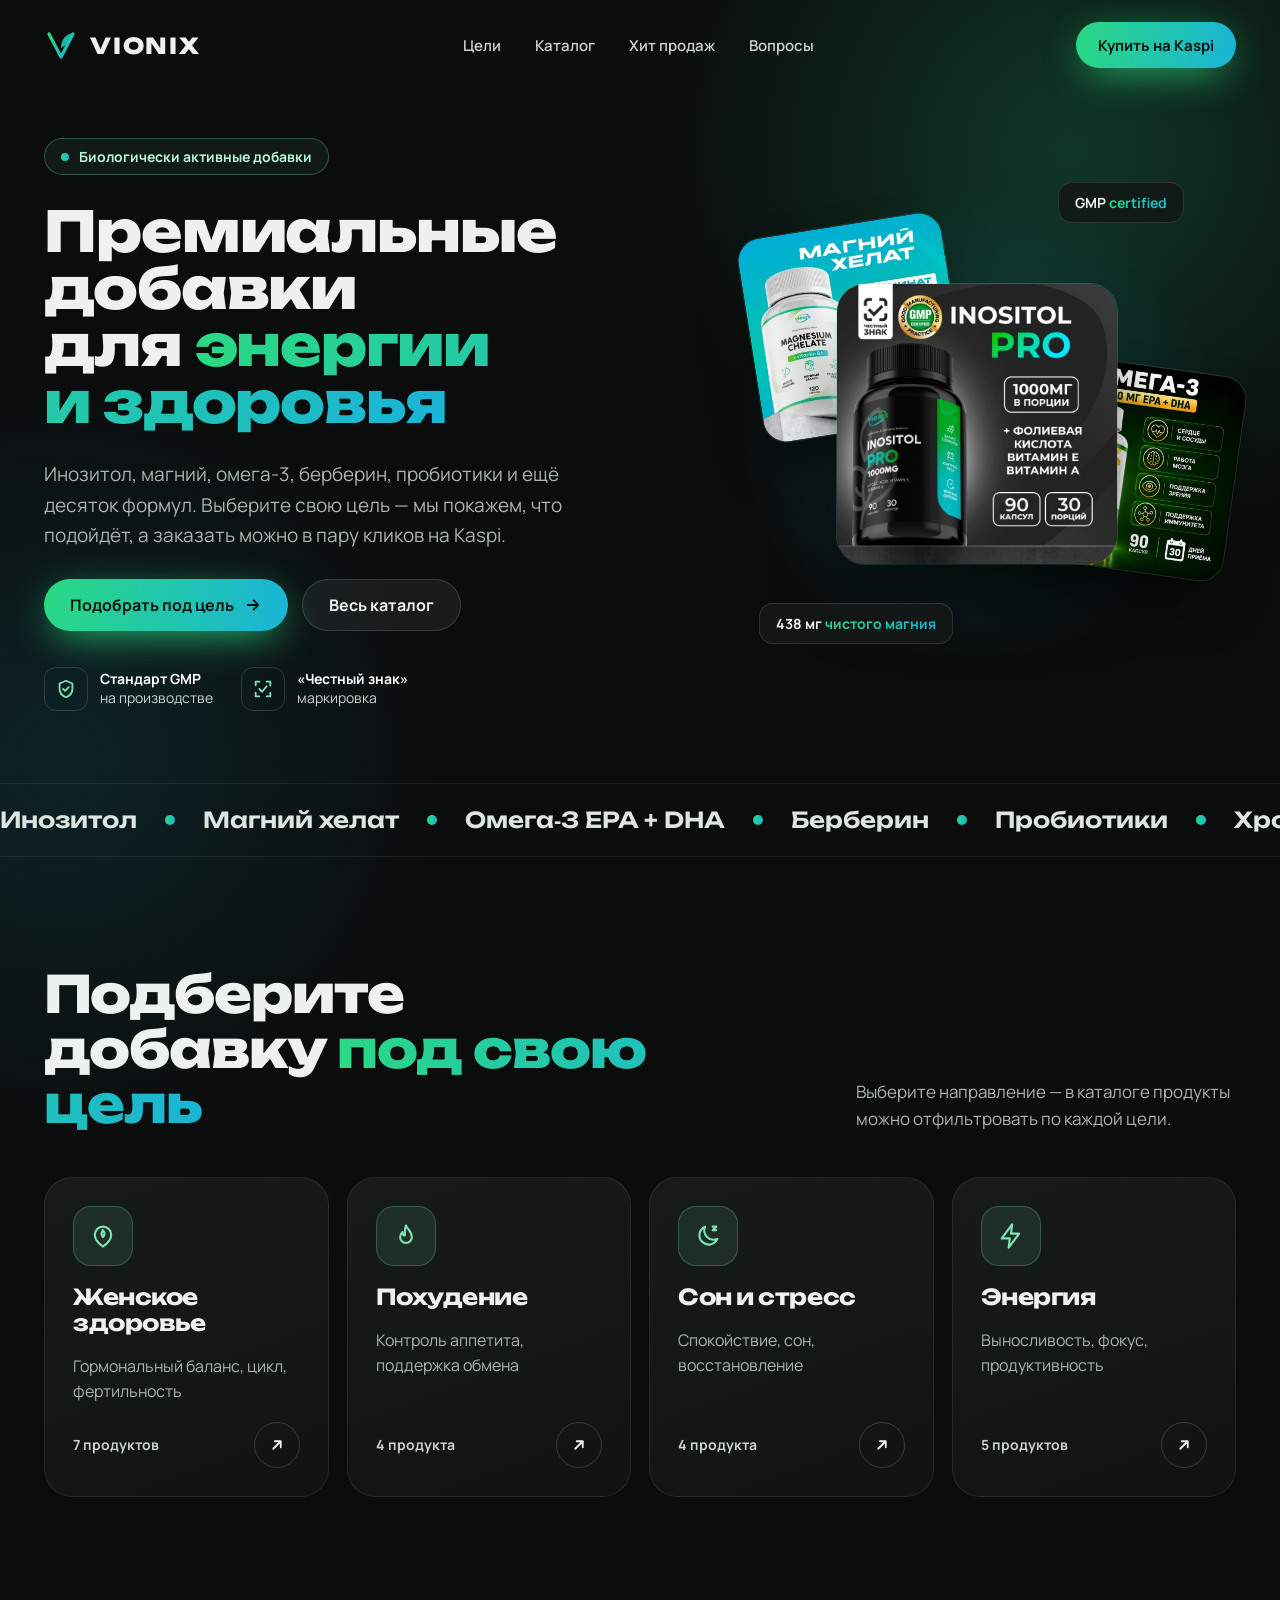
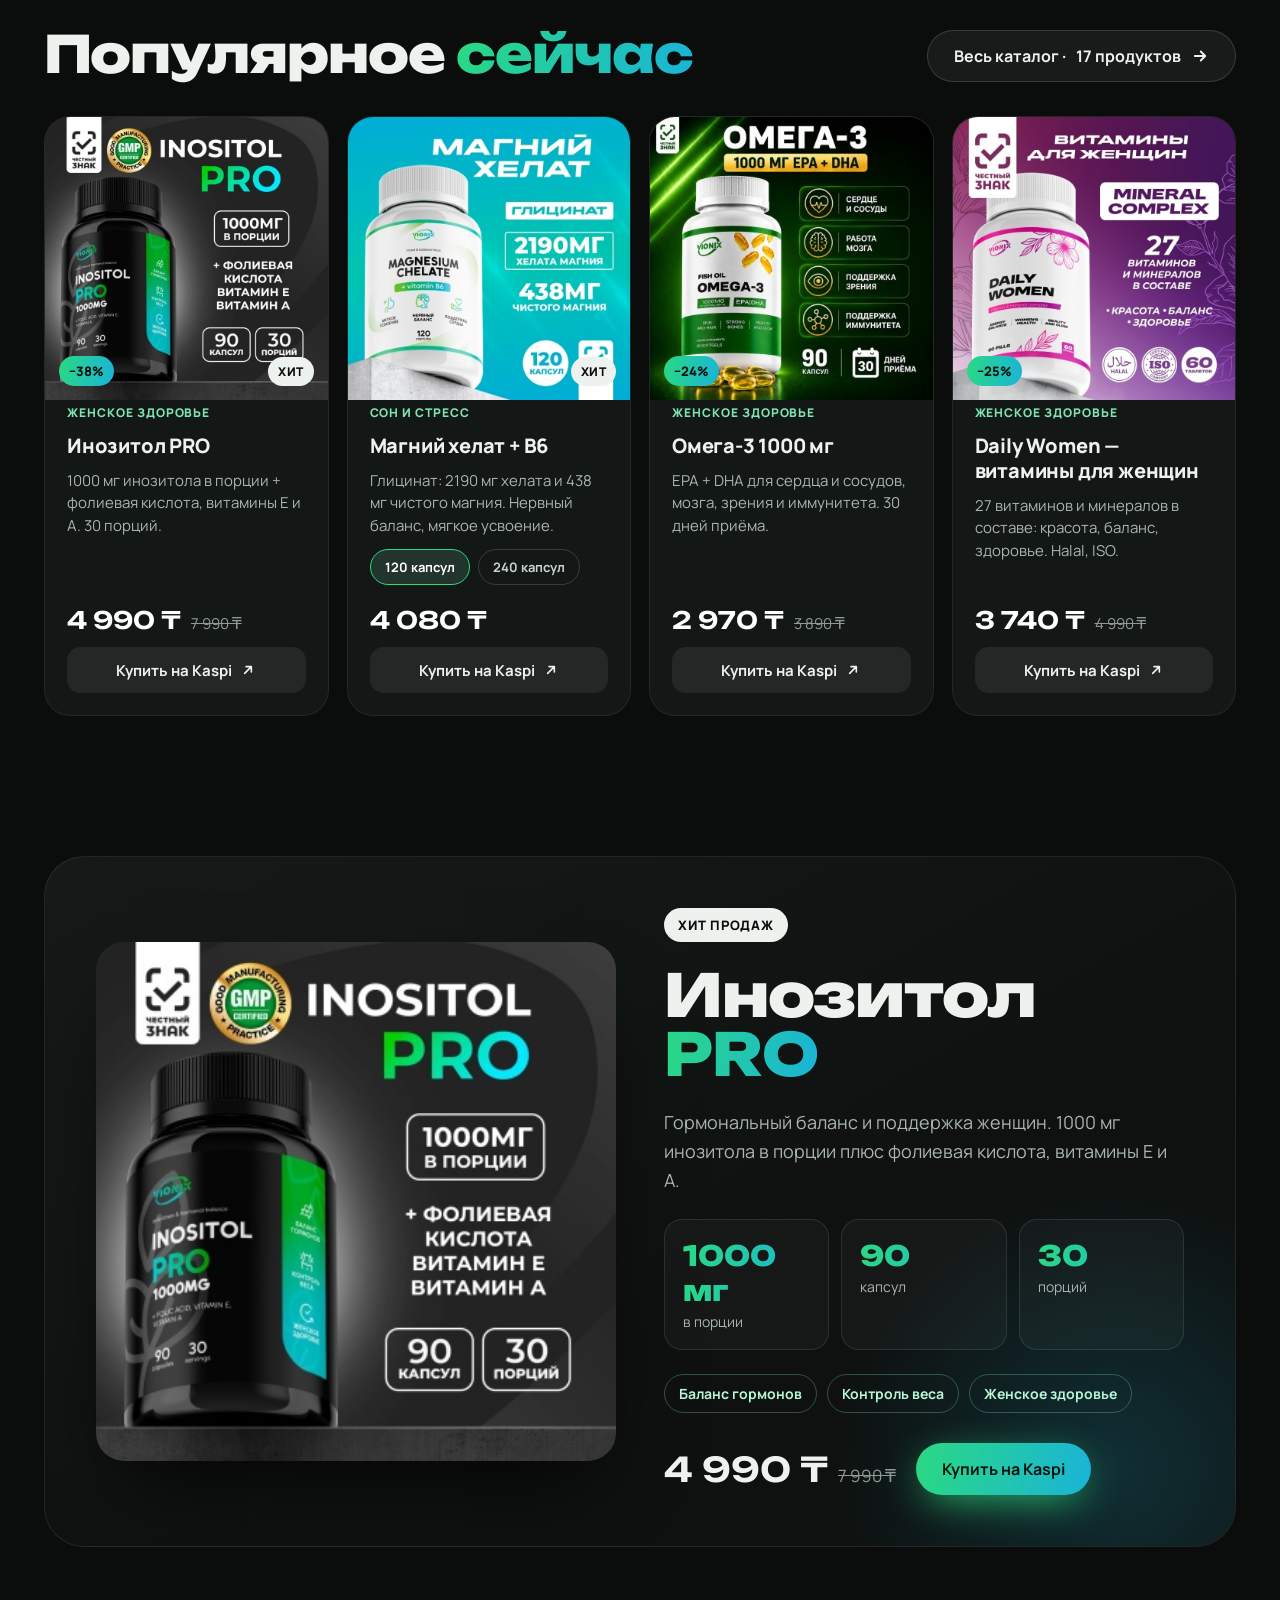
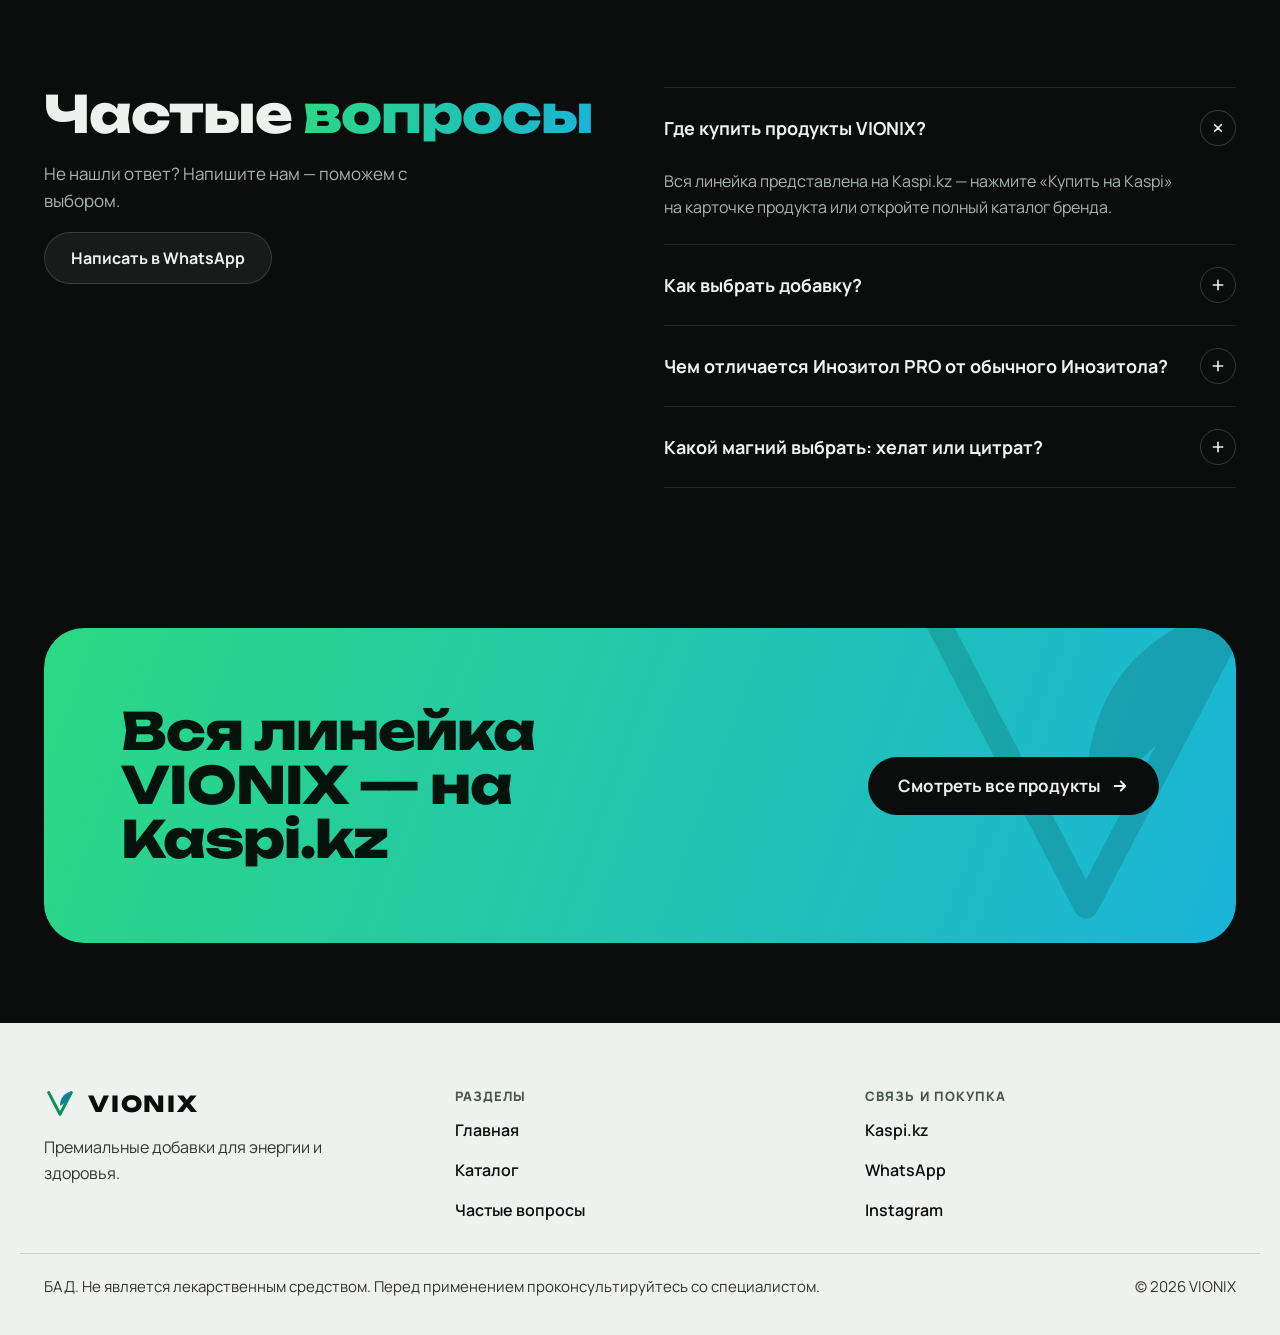
<file: index.html>
<!doctype html>
<html lang="ru">
<head>
<meta charset="utf-8">
<meta name="viewport" content="width=device-width, initial-scale=1">
<title>VIONIX — премиальные добавки</title>
<meta name="description" content="Инозитол, магний, омега‑3, берберин, пробиотики и ещё десяток формул VIONIX. Подберите добавку под свою цель и закажите на Kaspi.">
<meta property="og:title" content="VIONIX — премиальные добавки для энергии и здоровья">
<meta property="og:description" content="Подберите добавку под свою цель и закажите на Kaspi.">
<meta property="og:image" content="img/inositol-pro.jpg">
<meta name="theme-color" content="#0B0D0C">
<link rel="icon" href="favicon.svg" type="image/svg+xml">
<link rel="preconnect" href="https://fonts.googleapis.com">
<link rel="preconnect" href="https://fonts.gstatic.com" crossorigin>
<link rel="stylesheet" href="https://fonts.googleapis.com/css2?family=Unbounded:wght@400;600;800&family=Manrope:wght@400;500;600;700;800&display=swap">
<link rel="stylesheet" href="assets/style.css?v=3">
</head>
<body>
<div class="vx">

<div class="glow glow-1" aria-hidden="true"></div>
<div class="glow glow-2" aria-hidden="true"></div>

<header class="wrap header">
  <a class="logo" href="#top" aria-label="VIONIX — на главную">
    <svg width="34" height="34" viewBox="0 0 34 34" aria-hidden="true" fill="none"><defs><linearGradient id="lg1" x1="0" y1="0" x2="1" y2="1"><stop offset="0" stop-color="#2BD982"/><stop offset="1" stop-color="#19B4D8"/></linearGradient></defs><path d="M5 6 L17 29 L29 6" stroke="url(#lg1)" stroke-width="3.2" stroke-linecap="round" stroke-linejoin="round"/><path d="M17 20 C17 12 21 7 28 5 C27 12 23 17 17 20 Z" fill="url(#lg1)" opacity=".9"/></svg>
    <span class="logo-word">VIONIX</span>
  </a>
  <nav class="nav" aria-label="Основная навигация">
    <a class="nav-a" href="#goals">Цели</a>
    <a class="nav-a" href="catalog.html">Каталог</a>
    <a class="nav-a" href="#hit">Хит продаж</a>
    <a class="nav-a" href="#faq">Вопросы</a>
  </nav>
  <a class="btn btn-primary btn-sm" data-kaspi-all href="https://kaspi.kz/shop/search/?text=vionix" target="_blank" rel="noopener">Купить на Kaspi</a>
</header>

<main>
<section id="top" class="wrap hero">
  <div class="hero-copy">
    <div class="badge"><span class="dot"></span>Биологически активные добавки</div>
    <h1 class="h-xl">Премиальные добавки для <span class="grad">энергии и здоровья</span></h1>
    <p class="lead">Инозитол, магний, омега‑3, берберин, пробиотики и ещё десяток формул. Выберите свою цель — мы покажем, что подойдёт, а заказать можно в пару кликов на Kaspi.</p>
    <div class="row">
      <a class="btn btn-primary" href="#goals">Подобрать под цель
        <svg width="18" height="18" viewBox="0 0 24 24" fill="none" stroke="currentColor" stroke-width="2.4" stroke-linecap="round" stroke-linejoin="round" aria-hidden="true"><path d="M5 12h14M13 6l6 6-6 6"/></svg>
      </a>
      <a class="btn btn-ghost" href="catalog.html">Весь каталог</a>
    </div>
    <div class="trust">
      <div class="trust-i">
        <div class="trust-ico"><svg width="22" height="22" viewBox="0 0 24 24" fill="none" stroke="#7FE3B4" stroke-width="2" stroke-linecap="round" stroke-linejoin="round" aria-hidden="true"><path d="M12 3l7 3v6c0 4.5-3 7.5-7 9-4-1.5-7-4.5-7-9V6l7-3z"/><path d="M9 12l2 2 4-4"/></svg></div>
        <div class="trust-t"><b>Стандарт GMP</b><br>на производстве</div>
      </div>
      <div class="trust-i">
        <div class="trust-ico"><svg width="22" height="22" viewBox="0 0 24 24" fill="none" stroke="#7FE3B4" stroke-width="2" stroke-linecap="round" stroke-linejoin="round" aria-hidden="true"><path d="M4 8V4h4M16 4h4v4M20 16v4h-4M8 20H4v-4"/><path d="M8 12l3 3 5-6"/></svg></div>
        <div class="trust-t"><b>«Честный знак»</b><br>маркировка</div>
      </div>
    </div>
  </div>

  <div class="stack">
    <div class="stack-glow" aria-hidden="true"></div>
    <div class="stack-l float2"><div class="stack-card"><img src="img/magnesium-chelate.jpg" alt="VIONIX Magnesium Chelate + B6, 120 капсул" width="600" height="600"></div></div>
    <div class="stack-r float3"><div class="stack-card"><img src="img/omega-3.jpg" alt="VIONIX Omega-3 1000 мг EPA + DHA, 90 капсул" width="600" height="600"></div></div>
    <div class="stack-c float1"><div class="stack-card"><img src="img/inositol-pro.jpg" alt="VIONIX Inositol PRO 1000 мг, 90 капсул" width="600" height="600" fetchpriority="high"></div></div>
    <div class="chip-float chip-tr float3" aria-hidden="true">GMP <span class="grad">certified</span></div>
    <div class="chip-float chip-bl float2" aria-hidden="true">438 мг <span class="grad">чистого магния</span></div>
  </div>
</section>

<div class="marquee-wrap" aria-hidden="true"><div class="marquee" id="marquee"></div></div>

<section id="goals" class="wrap sec">
  <div class="sec-head">
    <h2 class="h-lg" style="max-width:640px">Подберите добавку <span class="grad">под свою цель</span></h2>
    <p>Выберите направление — в каталоге продукты можно отфильтровать по каждой цели.</p>
  </div>
  <div class="goals" id="goals-grid"></div>
</section>

<section id="bestsellers" class="wrap sec" style="padding-top:90px">
  <div class="sec-head" style="margin-bottom:34px">
    <h2 class="h-lg">Популярное <span class="grad">сейчас</span></h2>
    <a class="btn btn-ghost" href="catalog.html">Весь каталог · <span id="total-count">17 продуктов</span>
      <svg width="18" height="18" viewBox="0 0 24 24" fill="none" stroke="currentColor" stroke-width="2.4" stroke-linecap="round" stroke-linejoin="round" aria-hidden="true"><path d="M5 12h14M13 6l6 6-6 6"/></svg>
    </a>
  </div>
  <div class="grid" id="featured"></div>
</section>

<section id="hit" class="wrap sec" style="padding-top:100px">
  <div class="spot">
    <div class="spot-glow" aria-hidden="true"></div>
    <div class="spot-media"><img src="img/inositol-pro.jpg" alt="VIONIX Inositol PRO 1000 мг, 90 капсул: с фолиевой кислотой, витаминами E и A" loading="lazy" width="600" height="600"></div>
    <div class="spot-copy">
      <span class="spot-badge">Хит продаж</span>
      <h2>Инозитол <span class="grad">PRO</span></h2>
      <p>Гормональный баланс и поддержка женщин. 1000 мг инозитола в порции плюс фолиевая кислота, витамины E и A.</p>
      <div class="stats">
        <div class="stat"><div class="stat-v grad">1000 мг</div><div class="stat-l">в порции</div></div>
        <div class="stat"><div class="stat-v grad">90</div><div class="stat-l">капсул</div></div>
        <div class="stat"><div class="stat-v grad">30</div><div class="stat-l">порций</div></div>
      </div>
      <div class="chips">
        <span class="chip">Баланс гормонов</span>
        <span class="chip">Контроль веса</span>
        <span class="chip">Женское здоровье</span>
      </div>
      <div class="spot-buy">
        <div class="spot-price"><span>4 990 ₸</span><s>7 990 ₸</s></div>
        <a class="btn btn-primary" href="https://kaspi.kz/shop/p/vionix-inozitol-pro-inositol-1000-mg-s-folievoi-kislotoi-i-vitaminami-a-e-kapsuly-90-sht-146438845/" target="_blank" rel="noopener">Купить на Kaspi</a>
      </div>
    </div>
  </div>
</section>

<section id="faq" class="wrap sec faq" style="padding-top:100px">
  <div class="faq-intro">
    <h2 class="h-lg">Частые <span class="grad">вопросы</span></h2>
    <p>Не нашли ответ? Напишите нам — поможем с выбором.</p>
    <a class="btn btn-ghost" href="[ВАША ССЫЛКА WHATSAPP]">Написать в WhatsApp</a>
  </div>
  <div class="faq-list" id="faq-list"></div>
</section>

<section class="wrap cta-sec">
  <div class="cta">
    <svg class="cta-mark" aria-hidden="true" width="420" height="420" viewBox="0 0 34 34" fill="none"><path d="M5 6 L17 29 L29 6" stroke="#04140D" stroke-width="2" stroke-linecap="round" stroke-linejoin="round"/><path d="M17 20 C17 12 21 7 28 5 C27 12 23 17 17 20 Z" fill="#04140D"/></svg>
    <h2>Вся линейка VIONIX — на Kaspi.kz</h2>
    <a class="btn btn-dark" data-kaspi-all href="https://kaspi.kz/shop/search/?text=vionix" target="_blank" rel="noopener">Смотреть все продукты
      <svg width="18" height="18" viewBox="0 0 24 24" fill="none" stroke="currentColor" stroke-width="2.4" stroke-linecap="round" stroke-linejoin="round" aria-hidden="true"><path d="M5 12h14M13 6l6 6-6 6"/></svg>
    </a>
  </div>
</section>
</main>

<footer class="footer">
  <div class="wrap footer-top">
    <div class="footer-about">
      <a class="logo" href="#top" aria-label="VIONIX — на главную">
        <svg width="32" height="32" viewBox="0 0 34 34" aria-hidden="true" fill="none"><path d="M5 6 L17 29 L29 6" stroke="#0E8F5A" stroke-width="3.2" stroke-linecap="round" stroke-linejoin="round"/><path d="M17 20 C17 12 21 7 28 5 C27 12 23 17 17 20 Z" fill="#0E7FA0"/></svg>
        <span class="logo-word">VIONIX</span>
      </a>
      <p>Премиальные добавки для энергии и здоровья.</p>
    </div>
    <nav class="footer-col" aria-label="Разделы сайта">
      <span class="footer-h">Разделы</span>
      <a class="foot-a" href="#top">Главная</a>
      <a class="foot-a" href="catalog.html">Каталог</a>
      <a class="foot-a" href="#faq">Частые вопросы</a>
    </nav>
    <nav class="footer-col" aria-label="Где купить и связаться">
      <span class="footer-h">Связь и покупка</span>
      <a class="foot-a" data-kaspi-all href="https://kaspi.kz/shop/search/?text=vionix" target="_blank" rel="noopener">Kaspi.kz</a>
      <a class="foot-a" href="[ВАША ССЫЛКА WHATSAPP]">WhatsApp</a>
      <a class="foot-a" href="[ВАША ССЫЛКА INSTAGRAM]">Instagram</a>
    </nav>
  </div>
  <div class="wrap footer-bottom">
    <span>БАД. Не является лекарственным средством. Перед применением проконсультируйтесь со специалистом.</span>
    <span>© 2026 VIONIX</span>
  </div>
</footer>

</div>
<script src="assets/app.js?v=3"></script>
</body>
</html>
</file>
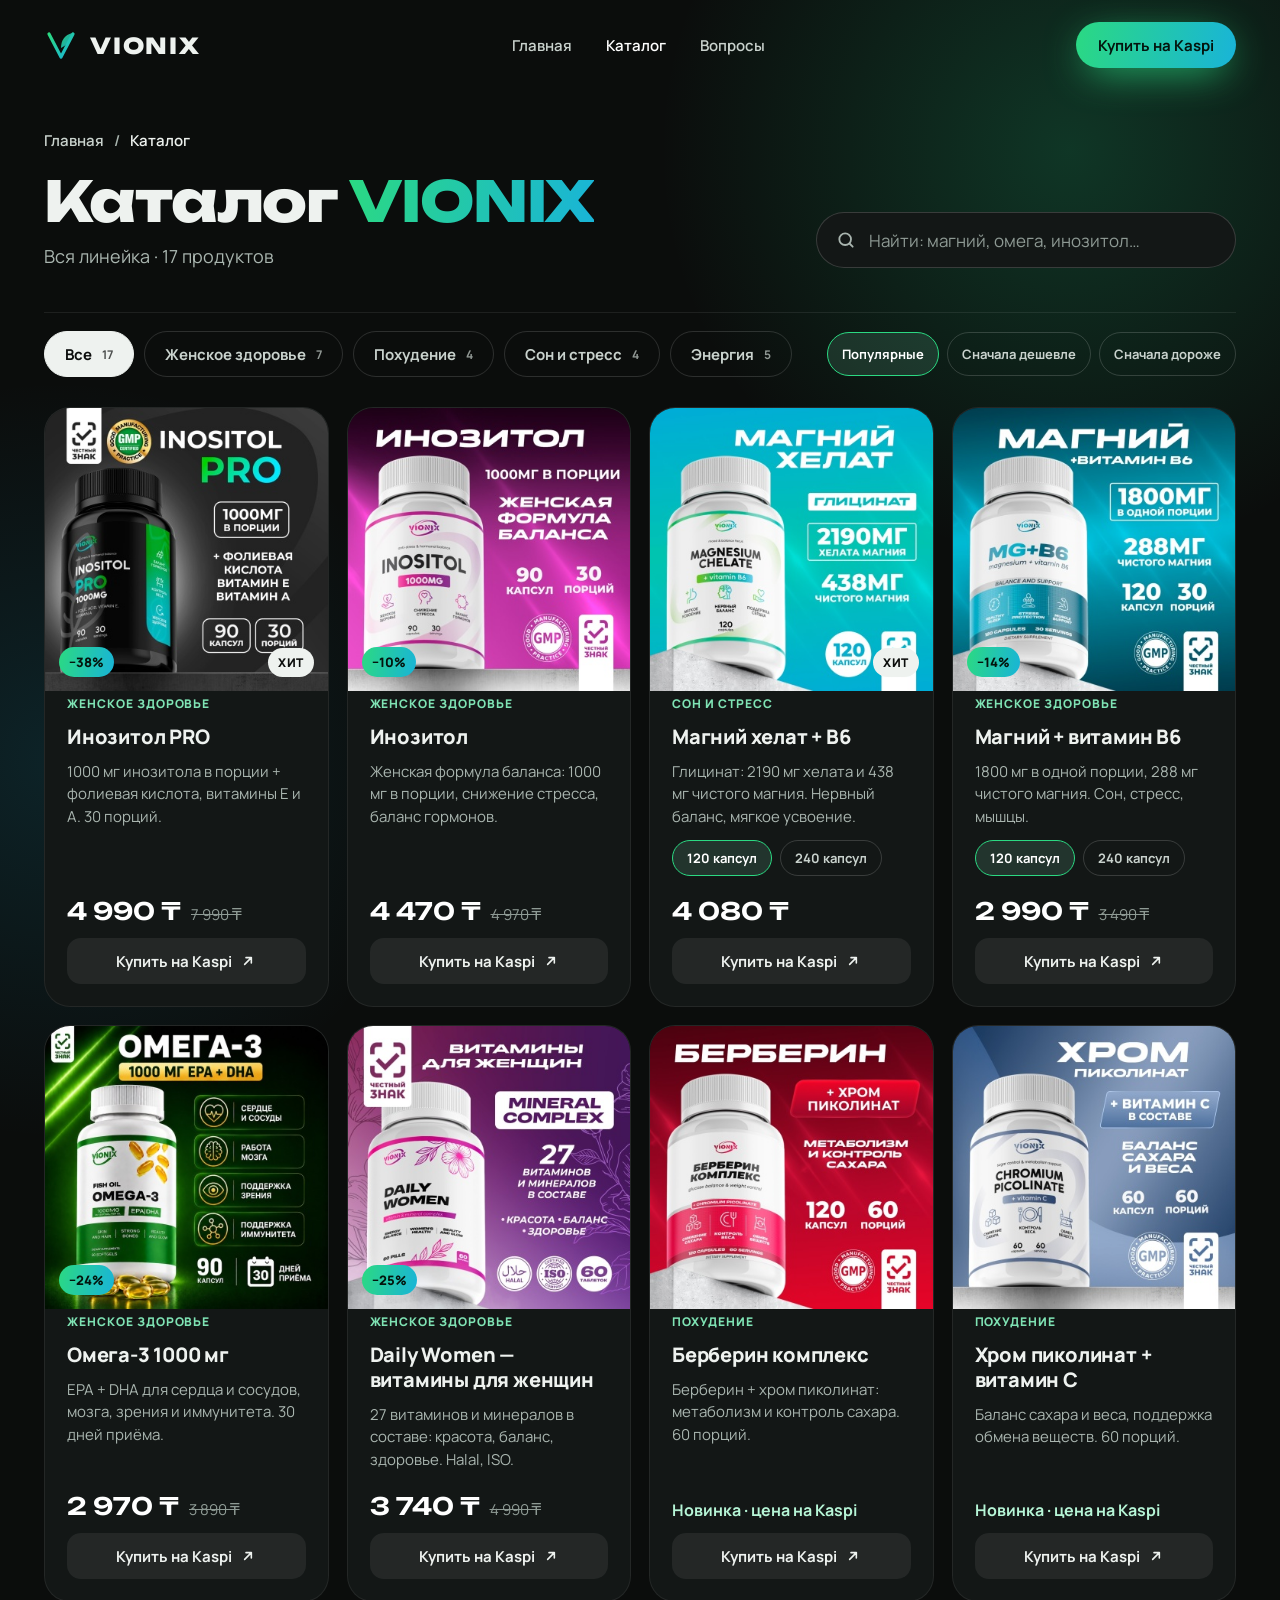
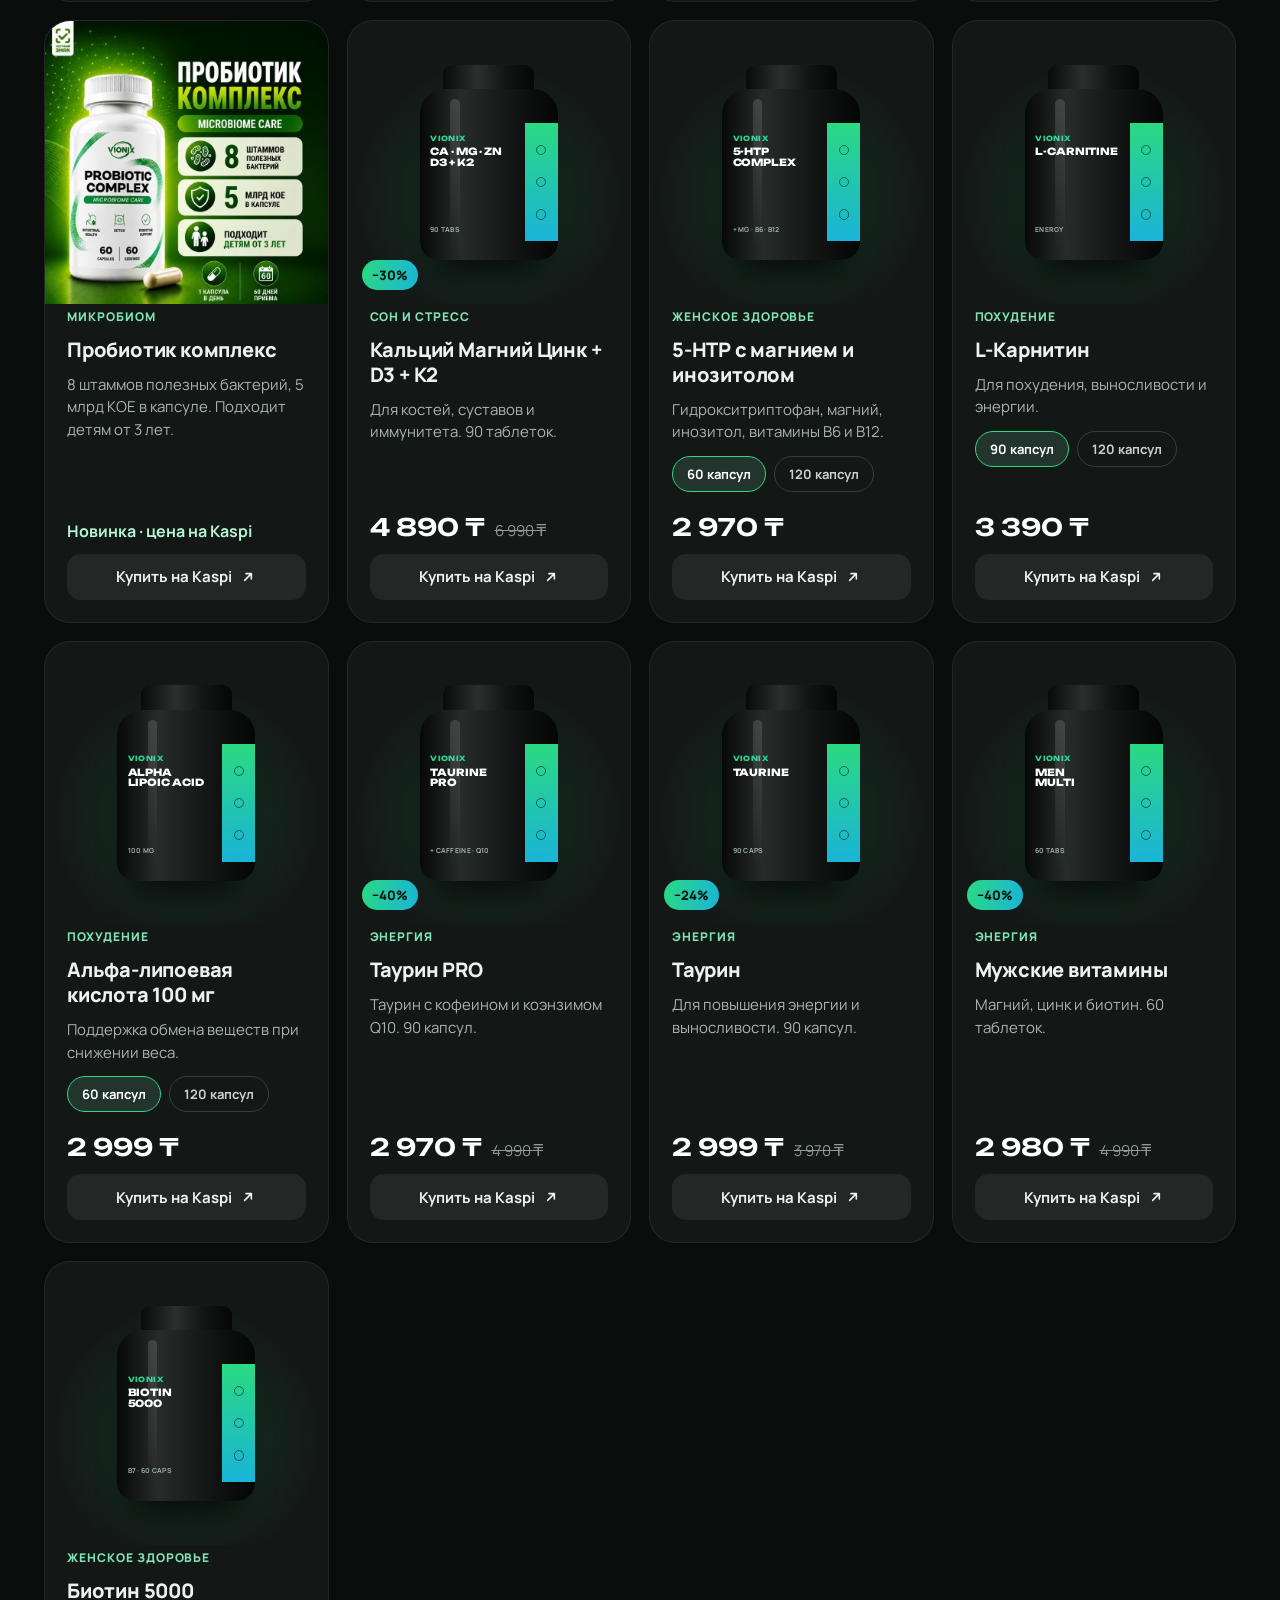
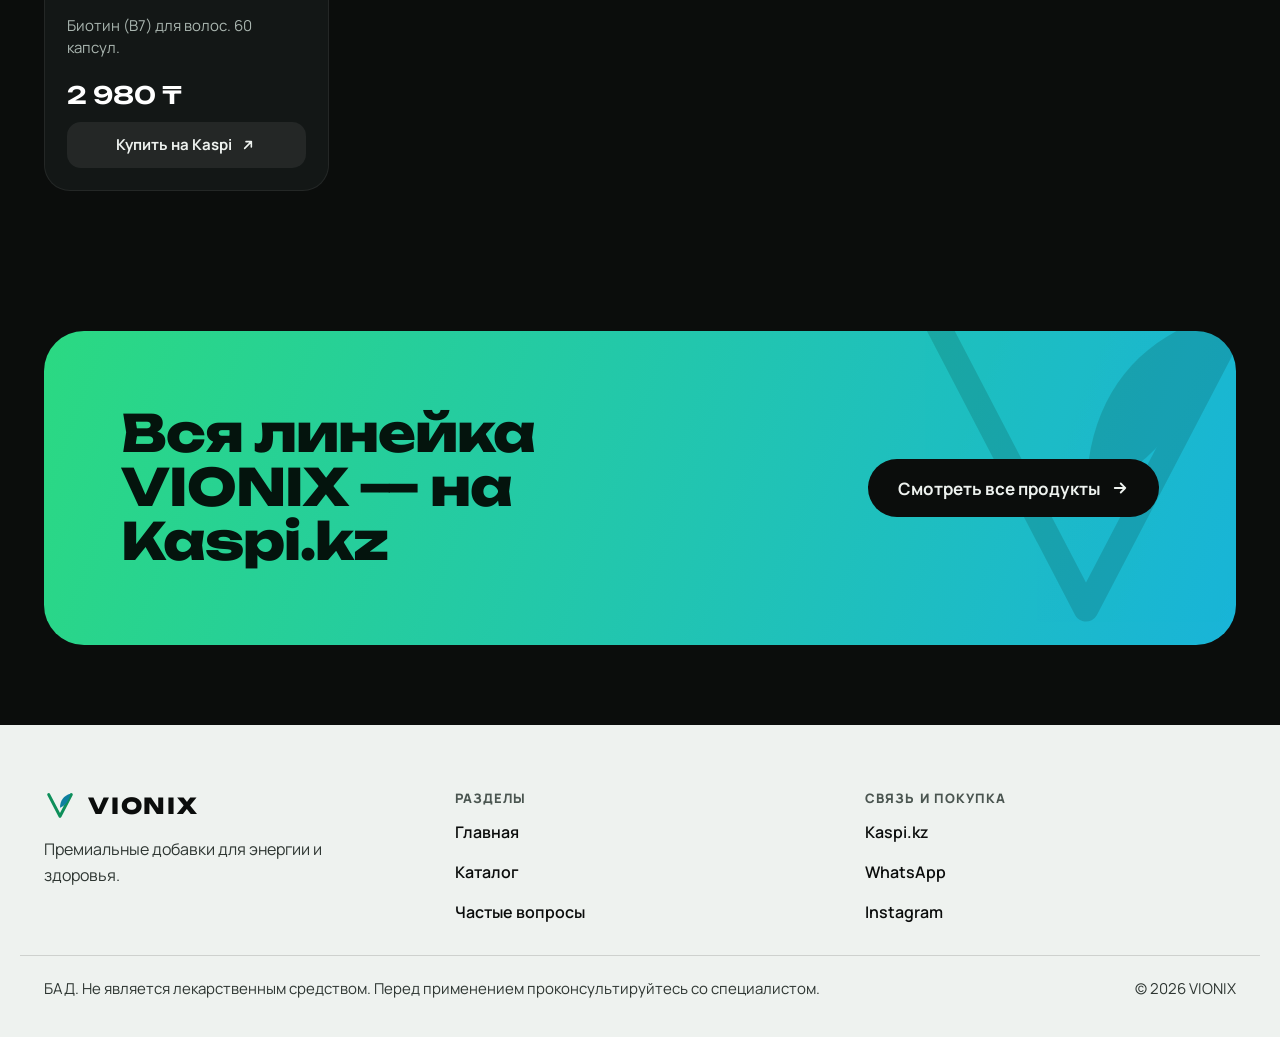
<file: catalog.html>
<!doctype html>
<html lang="ru">
<head>
<meta charset="utf-8">
<meta name="viewport" content="width=device-width, initial-scale=1">
<title>Каталог — VIONIX</title>
<meta name="description" content="Весь каталог добавок VIONIX: фильтр по цели, поиск и сортировка по цене. Покупка на Kaspi.">
<meta name="theme-color" content="#0B0D0C">
<link rel="icon" href="favicon.svg" type="image/svg+xml">
<link rel="preconnect" href="https://fonts.googleapis.com">
<link rel="preconnect" href="https://fonts.gstatic.com" crossorigin>
<link rel="stylesheet" href="https://fonts.googleapis.com/css2?family=Unbounded:wght@400;600;800&family=Manrope:wght@400;500;600;700;800&display=swap">
<link rel="stylesheet" href="assets/style.css?v=3">
</head>
<body>
<div class="vx">

<div class="glow glow-1" aria-hidden="true"></div>
<div class="glow glow-2" aria-hidden="true"></div>

<header class="wrap header">
  <a class="logo" href="index.html" aria-label="VIONIX — на главную">
    <svg width="34" height="34" viewBox="0 0 34 34" aria-hidden="true" fill="none"><defs><linearGradient id="lg1" x1="0" y1="0" x2="1" y2="1"><stop offset="0" stop-color="#2BD982"/><stop offset="1" stop-color="#19B4D8"/></linearGradient></defs><path d="M5 6 L17 29 L29 6" stroke="url(#lg1)" stroke-width="3.2" stroke-linecap="round" stroke-linejoin="round"/><path d="M17 20 C17 12 21 7 28 5 C27 12 23 17 17 20 Z" fill="url(#lg1)" opacity=".9"/></svg>
    <span class="logo-word">VIONIX</span>
  </a>
  <nav class="nav" aria-label="Основная навигация">
    <a class="nav-a" href="index.html">Главная</a>
    <a class="nav-a" href="catalog.html" aria-current="page">Каталог</a>
    <a class="nav-a" href="index.html#faq">Вопросы</a>
  </nav>
  <a class="btn btn-primary btn-sm" data-kaspi-all href="https://kaspi.kz/shop/search/?text=vionix" target="_blank" rel="noopener">Купить на Kaspi</a>
</header>

<main>
<section id="top" class="wrap" style="padding-top:40px;padding-bottom:20px">
  <nav class="crumbs" aria-label="Хлебные крошки">
    <a href="index.html">Главная</a><span aria-hidden="true">/</span><span aria-current="page" style="color:#EEF2EF">Каталог</span>
  </nav>
  <div class="cat-head">
    <div class="cat-title">
      <h1 class="h-xl">Каталог <span class="grad">VIONIX</span></h1>
      <p id="shown-text" aria-live="polite">Вся линейка</p>
    </div>
    <div class="search-box">
      <label for="vx-search" class="sr">Поиск по каталогу</label>
      <svg class="search-ico" width="20" height="20" viewBox="0 0 24 24" fill="none" stroke="#A9B5AF" stroke-width="2.2" stroke-linecap="round" aria-hidden="true"><circle cx="11" cy="11" r="7"/><path d="M20 20l-3.5-3.5"/></svg>
      <input id="vx-search" class="search" type="search" placeholder="Найти: магний, омега, инозитол…" autocomplete="off">
    </div>
  </div>
</section>

<section id="catalog" class="wrap" style="padding-top:24px;padding-bottom:40px">
  <div class="toolbar">
    <div class="tabs" id="tabs" role="group" aria-label="Фильтр по цели"></div>
    <div class="sorts" id="sorts" role="group" aria-label="Сортировка"></div>
  </div>
  <div class="empty" id="empty" hidden>
    <h2>Ничего не нашлось</h2>
    <p>Попробуйте другой запрос или сбросьте фильтры.</p>
    <button type="button" class="btn btn-ghost" id="reset">Сбросить фильтры</button>
  </div>
  <div class="grid" id="catalog-grid"></div>
</section>

<section class="wrap cta-sec">
  <div class="cta">
    <svg class="cta-mark" aria-hidden="true" width="420" height="420" viewBox="0 0 34 34" fill="none"><path d="M5 6 L17 29 L29 6" stroke="#04140D" stroke-width="2" stroke-linecap="round" stroke-linejoin="round"/><path d="M17 20 C17 12 21 7 28 5 C27 12 23 17 17 20 Z" fill="#04140D"/></svg>
    <h2>Вся линейка VIONIX — на Kaspi.kz</h2>
    <a class="btn btn-dark" data-kaspi-all href="https://kaspi.kz/shop/search/?text=vionix" target="_blank" rel="noopener">Смотреть все продукты
      <svg width="18" height="18" viewBox="0 0 24 24" fill="none" stroke="currentColor" stroke-width="2.4" stroke-linecap="round" stroke-linejoin="round" aria-hidden="true"><path d="M5 12h14M13 6l6 6-6 6"/></svg>
    </a>
  </div>
</section>
</main>

<footer class="footer">
  <div class="wrap footer-top">
    <div class="footer-about">
      <a class="logo" href="index.html" aria-label="VIONIX — на главную">
        <svg width="32" height="32" viewBox="0 0 34 34" aria-hidden="true" fill="none"><path d="M5 6 L17 29 L29 6" stroke="#0E8F5A" stroke-width="3.2" stroke-linecap="round" stroke-linejoin="round"/><path d="M17 20 C17 12 21 7 28 5 C27 12 23 17 17 20 Z" fill="#0E7FA0"/></svg>
        <span class="logo-word">VIONIX</span>
      </a>
      <p>Премиальные добавки для энергии и здоровья.</p>
    </div>
    <nav class="footer-col" aria-label="Разделы сайта">
      <span class="footer-h">Разделы</span>
      <a class="foot-a" href="index.html">Главная</a>
      <a class="foot-a" href="catalog.html">Каталог</a>
      <a class="foot-a" href="index.html#faq">Частые вопросы</a>
    </nav>
    <nav class="footer-col" aria-label="Где купить и связаться">
      <span class="footer-h">Связь и покупка</span>
      <a class="foot-a" data-kaspi-all href="https://kaspi.kz/shop/search/?text=vionix" target="_blank" rel="noopener">Kaspi.kz</a>
      <a class="foot-a" href="[ВАША ССЫЛКА WHATSAPP]">WhatsApp</a>
      <a class="foot-a" href="[ВАША ССЫЛКА INSTAGRAM]">Instagram</a>
    </nav>
  </div>
  <div class="wrap footer-bottom">
    <span>БАД. Не является лекарственным средством. Перед применением проконсультируйтесь со специалистом.</span>
    <span>© 2026 VIONIX</span>
  </div>
</footer>

</div>
<script src="assets/app.js?v=3"></script>
</body>
</html>
</file>
<file: assets/style.css>
:root{--a:#2BD982;--b:#19B4D8;--bg:#0B0D0C;--fg:#EEF2EF;--muted:#A9B5AF;--soft:#C9D2CD}
*{box-sizing:border-box}
html{scroll-behavior:smooth}
body{margin:0;background:var(--bg)}
a{color:#7FE3B4}a:hover{color:#B6F5D6}
img{max-width:100%;height:auto}
.vx{font-family:'Manrope',system-ui,-apple-system,'Segoe UI',sans-serif;color:var(--fg);background:var(--bg);overflow:hidden;position:relative;min-height:100vh}
.vx h1,.vx h2,.vx h3{font-family:'Unbounded','Manrope',system-ui,sans-serif;margin:0;letter-spacing:-0.02em}
.wrap{position:relative;z-index:1;max-width:1240px;margin:0 auto;padding-left:24px;padding-right:24px}
.grad{background:linear-gradient(100deg,var(--a) 0%,var(--b) 100%);-webkit-background-clip:text;background-clip:text;color:transparent}
.glow{position:absolute;border-radius:50%;pointer-events:none}
.glow-1{top:-260px;right:-200px;width:820px;height:820px;background:radial-gradient(closest-side,rgba(31,200,130,.22),rgba(31,200,130,0))}
.glow-2{top:380px;left:-320px;width:760px;height:760px;background:radial-gradient(closest-side,rgba(24,170,210,.14),rgba(24,170,210,0))}

/* Buttons */
.btn{display:inline-flex;align-items:center;justify-content:center;gap:10px;min-height:52px;padding:0 26px;border-radius:999px;font-weight:700;font-size:16px;text-decoration:none;transition:transform .25s ease,box-shadow .25s ease,background .25s ease;cursor:pointer;border:0;font-family:inherit}
.btn-primary{background:linear-gradient(100deg,var(--a),var(--b));color:#04140D;box-shadow:0 10px 40px -10px var(--a)}
.btn-primary:hover{color:#04140D;transform:translateY(-2px);box-shadow:0 18px 50px -12px var(--a)}
.btn-ghost{background:rgba(255,255,255,.06);color:var(--fg);border:1px solid rgba(255,255,255,.14)}
.btn-ghost:hover{color:#fff;background:rgba(255,255,255,.12)}
.btn-sm{min-height:46px;padding:0 22px;font-size:15px}
.btn-dark{background:var(--bg);color:var(--fg);min-height:58px;padding:0 30px;font-size:17px}
.btn-dark:hover{color:#fff;transform:translateY(-2px)}

/* Header */
.header{position:relative;z-index:2;display:flex;align-items:center;justify-content:space-between;gap:20px;flex-wrap:wrap;padding-top:22px;padding-bottom:22px}
.logo{display:flex;align-items:center;gap:12px;text-decoration:none;color:var(--fg)}
.logo:hover{color:var(--fg)}
.logo-word{font-family:'Unbounded',sans-serif;font-weight:800;font-size:22px;letter-spacing:.08em}
.nav{display:flex;align-items:center;gap:26px;flex-wrap:wrap}
.nav-a{color:var(--soft);text-decoration:none;font-weight:600;font-size:15px;padding:10px 4px}
.nav-a:hover,.nav-a[aria-current="page"]{color:#fff}
@media (max-width:720px){.header{gap:12px 16px;padding-top:16px;padding-bottom:12px}.nav{order:3;width:100%;flex-wrap:nowrap;gap:4px;justify-content:space-between;overflow-x:auto;scrollbar-width:none}.nav::-webkit-scrollbar{display:none}.nav-a{font-size:14px;white-space:nowrap}.header .btn{min-height:44px;padding:0 16px;font-size:14px}.logo-word{font-size:19px}.logo svg{width:28px;height:28px}}

/* Hero */
.hero{display:grid;grid-template-columns:minmax(0,1.1fr) minmax(0,.9fr);gap:40px;align-items:center;padding-top:48px;padding-bottom:72px}
.hero-copy{display:flex;flex-direction:column;gap:28px}
.badge{display:inline-flex;align-self:flex-start;align-items:center;gap:10px;padding:8px 16px;border-radius:999px;border:1px solid rgba(127,227,180,.3);background:rgba(127,227,180,.06);font-size:14px;font-weight:700;color:#B6F5D6}
.dot{width:8px;height:8px;border-radius:50%;background:linear-gradient(100deg,var(--a),var(--b))}
.h-xl{font-size:clamp(36px,4.4vw,56px);line-height:1.02;font-weight:800;text-wrap:balance}
.h-lg{font-size:clamp(32px,4vw,52px);line-height:1.08;font-weight:800}
.lead{margin:0;font-size:19px;line-height:1.6;color:var(--muted);max-width:520px;text-wrap:pretty}
.row{display:flex;gap:14px;flex-wrap:wrap}
.trust{display:flex;gap:28px;flex-wrap:wrap;padding-top:8px}
.trust-i{display:flex;align-items:center;gap:12px}
.trust-ico{width:44px;height:44px;border-radius:12px;border:1px solid rgba(255,255,255,.14);display:flex;align-items:center;justify-content:center}
.trust-t{font-size:14px;line-height:1.35;color:var(--soft)}
.trust-t b{color:#fff}
.stack{position:relative;height:520px;display:flex;align-items:center;justify-content:center}
.stack-glow{position:absolute;width:480px;max-width:100%;aspect-ratio:1/1;border-radius:50%;background:radial-gradient(closest-side,rgba(43,217,130,.30),rgba(25,180,216,.08) 70%,rgba(0,0,0,0))}
.stack-l{position:absolute;left:6%;top:60px;width:40%;max-width:250px;z-index:1}
.stack-r{position:absolute;right:0;top:200px;width:40%;max-width:250px;z-index:1}
.stack-c{position:relative;width:54%;max-width:330px;z-index:2}
.stack-card{border-radius:24px;overflow:hidden;box-shadow:0 30px 60px -20px rgba(0,0,0,.85);border:1px solid rgba(255,255,255,.1);transition:transform .5s cubic-bezier(.2,.8,.2,1)}
.stack-card img{width:100%;display:block}
.stack-l .stack-card{transform:rotate(-9deg)}
.stack-r .stack-card{transform:rotate(8deg)}
.stack-c .stack-card{border-radius:28px;border:0;box-shadow:0 40px 80px -24px rgba(0,0,0,.9),0 0 0 1px rgba(127,227,180,.25)}
.stack-card:hover{transform:rotate(0deg) scale(1.04)!important}
.chip-float{position:absolute;z-index:3;padding:10px 16px;border-radius:14px;background:rgba(20,24,23,.88);border:1px solid rgba(255,255,255,.12);backdrop-filter:blur(8px);font-size:14px;font-weight:700;color:var(--fg)}
.chip-tr{top:18px;right:10%}
.chip-bl{bottom:40px;left:8%}
@media (max-width:960px){.hero{grid-template-columns:1fr}}
@media (max-width:560px){.stack{height:420px}.stack-r{top:170px}.stack-l{top:40px}}
.float1{animation:fl 7s ease-in-out infinite}
.float2{animation:fl 8s ease-in-out -2s infinite}
.float3{animation:fl 6.5s ease-in-out -4s infinite}
@keyframes fl{0%,100%{transform:translateY(0)}50%{transform:translateY(-14px)}}

/* Marquee */
.marquee-wrap{position:relative;z-index:1;border-top:1px solid rgba(255,255,255,.08);border-bottom:1px solid rgba(255,255,255,.08);padding:22px 0;overflow:hidden}
.marquee{display:flex;width:max-content;animation:mq 38s linear infinite}
@keyframes mq{from{transform:translateX(0)}to{transform:translateX(-50%)}}
.mq-i{display:flex;align-items:center;gap:28px;padding-right:28px;font-family:'Unbounded',sans-serif;font-size:22px;font-weight:600;white-space:nowrap;color:#DDE5E1}
.mq-dot{width:10px;height:10px;border-radius:50%;background:linear-gradient(100deg,var(--a),var(--b))}

/* Sections */
.sec{padding-top:110px;padding-bottom:40px}
.sec-head{display:flex;justify-content:space-between;align-items:flex-end;gap:24px;flex-wrap:wrap;margin-bottom:44px}
.sec-head p{margin:0;max-width:380px;font-size:17px;line-height:1.6;color:var(--muted)}
.sec[id]{scroll-margin-top:12px}

/* Goals */
.goals{display:grid;grid-template-columns:repeat(auto-fit,minmax(min(260px,100%),1fr));gap:18px}
.goal{position:relative;display:flex;flex-direction:column;gap:18px;padding:28px;min-height:280px;border-radius:28px;background:linear-gradient(160deg,#161B19,#101312);border:1px solid rgba(255,255,255,.08);overflow:hidden;transition:transform .3s ease,border-color .3s ease;text-decoration:none;color:var(--fg)}
.goal:hover{transform:translateY(-6px);border-color:var(--a);color:var(--fg)}
.goal-ico{width:60px;height:60px;border-radius:18px;background:rgba(127,227,180,.1);border:1px solid rgba(127,227,180,.25);display:flex;align-items:center;justify-content:center}
.goal h3{font-size:22px;font-weight:700;line-height:1.2}
.goal p{margin:0;font-size:16px;line-height:1.55;color:var(--muted)}
.goal-foot{margin-top:auto;display:flex;align-items:center;justify-content:space-between}
.goal-count{font-size:14px;font-weight:700;color:var(--soft)}
.goal-arrow{width:46px;height:46px;border-radius:50%;border:1px solid rgba(255,255,255,.16);display:flex;align-items:center;justify-content:center;color:var(--fg);transition:background .3s ease,color .3s ease}
.goal:hover .goal-arrow{background:linear-gradient(100deg,var(--a),var(--b));color:#04140D}

/* Product cards */
.grid{display:grid;grid-template-columns:repeat(auto-fill,minmax(min(270px,100%),1fr));gap:18px}
.card{position:relative;display:flex;flex-direction:column;border-radius:26px;background:#131716;border:1px solid rgba(255,255,255,.07);overflow:hidden;transition:transform .35s cubic-bezier(.2,.8,.2,1),border-color .35s ease,box-shadow .35s ease;animation:up .5s ease both}
.card:hover{transform:translateY(-6px);border-color:rgba(127,227,180,.35);box-shadow:0 30px 60px -30px rgba(23,200,140,.35)}
@keyframes up{from{opacity:0;transform:translateY(14px)}to{opacity:1;transform:none}}
.card-media{position:relative;aspect-ratio:1/1;display:flex;align-items:center;justify-content:center;overflow:hidden;background:radial-gradient(circle at 50% 62%,rgba(43,217,130,.16),rgba(19,23,22,0) 62%)}
.card-img{position:absolute;inset:0;width:100%;height:100%;object-fit:cover;display:block;transition:transform .6s cubic-bezier(.2,.8,.2,1)}
.card:hover .card-img{transform:scale(1.06)}
.tag-sale{position:absolute;z-index:2;bottom:14px;left:14px;padding:6px 10px;border-radius:999px;background:linear-gradient(100deg,var(--a),var(--b));color:#04140D;font-size:13px;font-weight:800}
.tag-hit{position:absolute;z-index:2;bottom:14px;right:14px;padding:6px 10px;border-radius:999px;background:var(--fg);color:var(--bg);font-size:12px;font-weight:800;letter-spacing:.04em;text-transform:uppercase}
.card-body{display:flex;flex-direction:column;gap:12px;padding:4px 22px 22px;flex:1}
.card-goal{font-size:12px;font-weight:800;letter-spacing:.08em;text-transform:uppercase;color:#7FE3B4}
.vx .card h3{font-family:'Manrope',sans-serif;font-size:20px;font-weight:800;line-height:1.25;letter-spacing:-0.01em}
.card-desc{margin:0;font-size:15px;line-height:1.5;color:var(--muted)}
.variants{display:flex;gap:8px;flex-wrap:wrap}
.price-row{margin-top:auto;padding-top:8px;display:flex;align-items:baseline;gap:10px;flex-wrap:wrap}
.price{font-family:'Unbounded',sans-serif;font-size:24px;font-weight:600;color:#fff}
.price-new{font-size:16px;font-weight:700;color:#B6F5D6}
.price-old{font-size:15px;color:#8E9A94}
.buy{display:flex;align-items:center;justify-content:center;gap:8px;min-height:46px;border-radius:14px;background:rgba(255,255,255,.07);color:var(--fg);font-weight:700;font-size:15px;text-decoration:none;transition:background .25s ease,color .25s ease}
.buy:hover{background:linear-gradient(100deg,var(--a),var(--b));color:#04140D}
.pill{font-family:inherit;font-size:13px;font-weight:700;min-height:36px;padding:0 14px;border-radius:999px;border:1px solid rgba(255,255,255,.16);background:transparent;color:var(--soft);cursor:pointer}
.pill:hover{color:#fff}
.pill.is-on{background:rgba(127,227,180,.14);border-color:var(--a);color:#fff}

/* Bottle placeholder */
.btl-wrap{font-size:11.5px}
.btl{position:relative;width:12em;height:17em;transition:transform .45s cubic-bezier(.2,.8,.2,1)}
.card:hover .btl{transform:translateY(-6px) rotate(-3deg)}
.btl-cap{position:absolute;left:17%;right:17%;top:0;height:15%;border-radius:.8em .8em .35em .35em;background:linear-gradient(90deg,#090a0a 0%,#2b2f2e 38%,#121414 70%,#050606 100%);box-shadow:inset 0 -.25em 0 rgba(255,255,255,.05)}
.btl-body{position:absolute;left:0;right:0;top:12.5%;bottom:0;border-radius:2.2em 2.2em 1.6em 1.6em;background:linear-gradient(90deg,#070808 0%,#272b2a 30%,#151817 62%,#040505 100%);overflow:hidden;box-shadow:0 2.4em 3em -1.6em rgba(0,0,0,.8)}
.btl-label{position:absolute;left:0;right:0;top:20%;bottom:11%;display:flex}
.btl-text{flex:1;padding:.9em .5em .6em .9em;display:flex;flex-direction:column;gap:.3em;min-width:0}
.btl-brand{font-family:'Unbounded',sans-serif;font-weight:800;font-size:.62em;letter-spacing:.06em;background:linear-gradient(100deg,var(--a),var(--b));-webkit-background-clip:text;background-clip:text;color:transparent}
.btl-name{font-family:'Unbounded',sans-serif;font-weight:800;font-size:.86em;line-height:1.08;color:#fff;letter-spacing:-.01em;word-break:break-word;white-space:pre-line}
.btl-dose{font-size:.6em;font-weight:700;color:#9FB0A8;letter-spacing:.04em;margin-top:auto}
.btl-strip{width:24%;background:linear-gradient(180deg,var(--a),var(--b));display:flex;flex-direction:column;align-items:center;justify-content:space-evenly}
.btl-dot{width:.9em;height:.9em;border-radius:50%;border:.12em solid rgba(4,20,13,.55)}
.btl-shine{position:absolute;top:6%;bottom:6%;left:22%;width:7%;border-radius:1em;background:linear-gradient(180deg,rgba(255,255,255,.14),rgba(255,255,255,0));pointer-events:none}

/* Spotlight */
.spot{border-radius:40px;background:linear-gradient(150deg,#151A18 0%,#0E1110 60%);border:1px solid rgba(255,255,255,.08);padding:clamp(24px,4vw,56px);display:grid;grid-template-columns:repeat(auto-fit,minmax(min(420px,100%),1fr));gap:48px;align-items:center;position:relative;overflow:hidden}
.spot-glow{position:absolute;right:-160px;bottom:-200px;width:560px;height:560px;border-radius:50%;background:radial-gradient(closest-side,rgba(25,180,216,.18),rgba(25,180,216,0))}
.spot-media{position:relative;border-radius:28px;overflow:hidden;aspect-ratio:1/1;box-shadow:0 40px 80px -30px rgba(0,0,0,.8)}
.spot-media img{width:100%;height:100%;object-fit:cover;display:block}
.spot-copy{position:relative;display:flex;flex-direction:column;gap:24px}
.spot-badge{align-self:flex-start;padding:8px 14px;border-radius:999px;background:var(--fg);color:var(--bg);font-size:13px;font-weight:800;letter-spacing:.06em;text-transform:uppercase}
.spot-copy h2{font-size:clamp(36px,4.6vw,60px);line-height:1;font-weight:800}
.spot-copy p{margin:0;font-size:18px;line-height:1.6;color:var(--muted);max-width:520px}
.stats{display:grid;grid-template-columns:repeat(auto-fit,minmax(140px,1fr));gap:12px}
.stat{padding:18px;border-radius:18px;border:1px solid rgba(255,255,255,.1);background:rgba(255,255,255,.03)}
.stat-v{font-family:'Unbounded',sans-serif;font-size:28px;font-weight:800}
.stat-l{font-size:14px;color:var(--muted);margin-top:4px}
.chips{display:flex;gap:10px;flex-wrap:wrap}
.chip{padding:9px 14px;border-radius:999px;border:1px solid rgba(127,227,180,.3);font-size:14px;font-weight:700;color:#B6F5D6}
.spot-buy{display:flex;align-items:center;gap:20px;flex-wrap:wrap;padding-top:6px}
.spot-price{display:flex;align-items:baseline;gap:10px}
.spot-price span{font-family:'Unbounded',sans-serif;font-size:34px;font-weight:600}
.spot-price s{font-size:17px;color:#8E9A94}

/* FAQ */
.faq{display:grid;grid-template-columns:repeat(auto-fit,minmax(min(380px,100%),1fr));gap:48px}
.faq-intro{display:flex;flex-direction:column;gap:18px}
.faq-intro p{margin:0;font-size:17px;line-height:1.6;color:var(--muted);max-width:380px}
.faq-intro .btn{align-self:flex-start}
.faq-list{border-top:1px solid rgba(255,255,255,.1)}
.faq-item{border-bottom:1px solid rgba(255,255,255,.1)}
.faq-q{font-family:inherit;width:100%;display:flex;justify-content:space-between;align-items:center;gap:20px;padding:22px 0;background:transparent;border:0;color:var(--fg);font-size:18px;font-weight:700;text-align:left;cursor:pointer;min-height:44px}
.faq-q:hover{color:#fff}
.faq-ico{flex:none;width:36px;height:36px;border-radius:50%;border:1px solid rgba(255,255,255,.18);display:flex;align-items:center;justify-content:center;transition:transform .3s ease}
.faq-q[aria-expanded="true"] .faq-ico{transform:rotate(45deg)}
.faq-a{margin:0;padding:0 56px 24px 0;font-size:16px;line-height:1.65;color:var(--muted)}

/* CTA */
.cta-sec{padding-top:100px;padding-bottom:80px}
.cta{border-radius:40px;padding:clamp(32px,6vw,80px);background:linear-gradient(110deg,var(--a),var(--b));color:#04140D;display:flex;justify-content:space-between;align-items:center;gap:32px;flex-wrap:wrap;position:relative;overflow:hidden}
.cta-mark{position:absolute;right:-60px;top:-80px;opacity:.14}
.cta h2{position:relative;font-size:clamp(30px,4vw,52px);line-height:1.05;font-weight:800;max-width:640px}
.cta .btn{position:relative}

/* Footer */
.footer{position:relative;z-index:1;background:var(--fg);color:var(--bg)}
.footer-top{display:grid;grid-template-columns:repeat(auto-fit,minmax(min(220px,100%),1fr));gap:40px;padding-top:64px;padding-bottom:28px}
.footer .logo,.footer .logo:hover{color:var(--bg)}
.footer-col{display:flex;flex-direction:column;gap:10px}
.footer-about{display:flex;flex-direction:column;gap:16px}
.footer-about p{margin:0;font-size:16px;line-height:1.6;color:#2E3632;max-width:300px}
.footer-h{font-size:13px;font-weight:800;letter-spacing:.08em;text-transform:uppercase;color:#4A5550}
.foot-a{color:var(--bg);text-decoration:none;font-weight:600;font-size:16px;padding:4px 0}
.foot-a:hover{color:var(--bg);text-decoration:underline;text-underline-offset:4px}
.footer-bottom{padding-top:22px;padding-bottom:36px;border-top:1px solid rgba(11,13,12,.14);display:flex;justify-content:space-between;gap:16px;flex-wrap:wrap;font-size:15px;line-height:1.5;color:#2E3632}

/* Catalog */
.crumbs{display:flex;gap:10px;align-items:center;font-size:15px;font-weight:600;color:var(--muted);margin-bottom:22px}
.crumbs a{color:var(--soft);text-decoration:none}
.cat-head{display:flex;justify-content:space-between;align-items:flex-end;gap:28px;flex-wrap:wrap}
.cat-title{display:flex;flex-direction:column;gap:14px}
.cat-title p{margin:0;font-size:18px;color:var(--muted)}
.search-box{position:relative;flex:0 1 420px;min-width:260px}
.search-ico{position:absolute;left:20px;top:18px}
.search{font-family:inherit;width:100%;min-height:56px;padding:0 20px 0 52px;border-radius:999px;border:1px solid rgba(255,255,255,.16);background:#131716;color:var(--fg);font-size:17px;outline:none}
.search::placeholder{color:#8E9A94}
.search:focus{border-color:var(--a)}
.toolbar{display:flex;justify-content:space-between;gap:18px;flex-wrap:wrap;align-items:center;padding:18px 0 30px;border-top:1px solid rgba(255,255,255,.08)}
.tabs,.sorts{display:flex;gap:10px;flex-wrap:wrap}
.sorts{gap:8px}
.sorts .pill{min-height:44px}
.tab{font-family:inherit;font-size:15px;font-weight:700;min-height:46px;padding:0 20px;border-radius:999px;border:1px solid rgba(255,255,255,.14);background:transparent;color:var(--soft);cursor:pointer;display:inline-flex;align-items:center;gap:10px;transition:all .2s ease}
.tab:hover{color:#fff;border-color:rgba(255,255,255,.3)}
.tab.is-on{background:var(--fg);color:var(--bg);border-color:var(--fg)}
.tab-n{font-size:12px;opacity:.7}
.empty{padding:80px 24px;border-radius:26px;border:1px dashed rgba(255,255,255,.18);display:flex;flex-direction:column;align-items:center;gap:18px;text-align:center}
.empty h2{font-size:26px;font-weight:700}
.empty p{margin:0;font-size:17px;color:var(--muted)}

.sr{position:absolute;width:1px;height:1px;overflow:hidden;clip:rect(0 0 0 0);white-space:nowrap}
:focus-visible{outline:2px solid var(--a);outline-offset:3px}
[hidden]{display:none!important}
@media (prefers-reduced-motion:reduce){html{scroll-behavior:auto}.float1,.float2,.float3,.marquee,.card{animation:none}}
</file>
